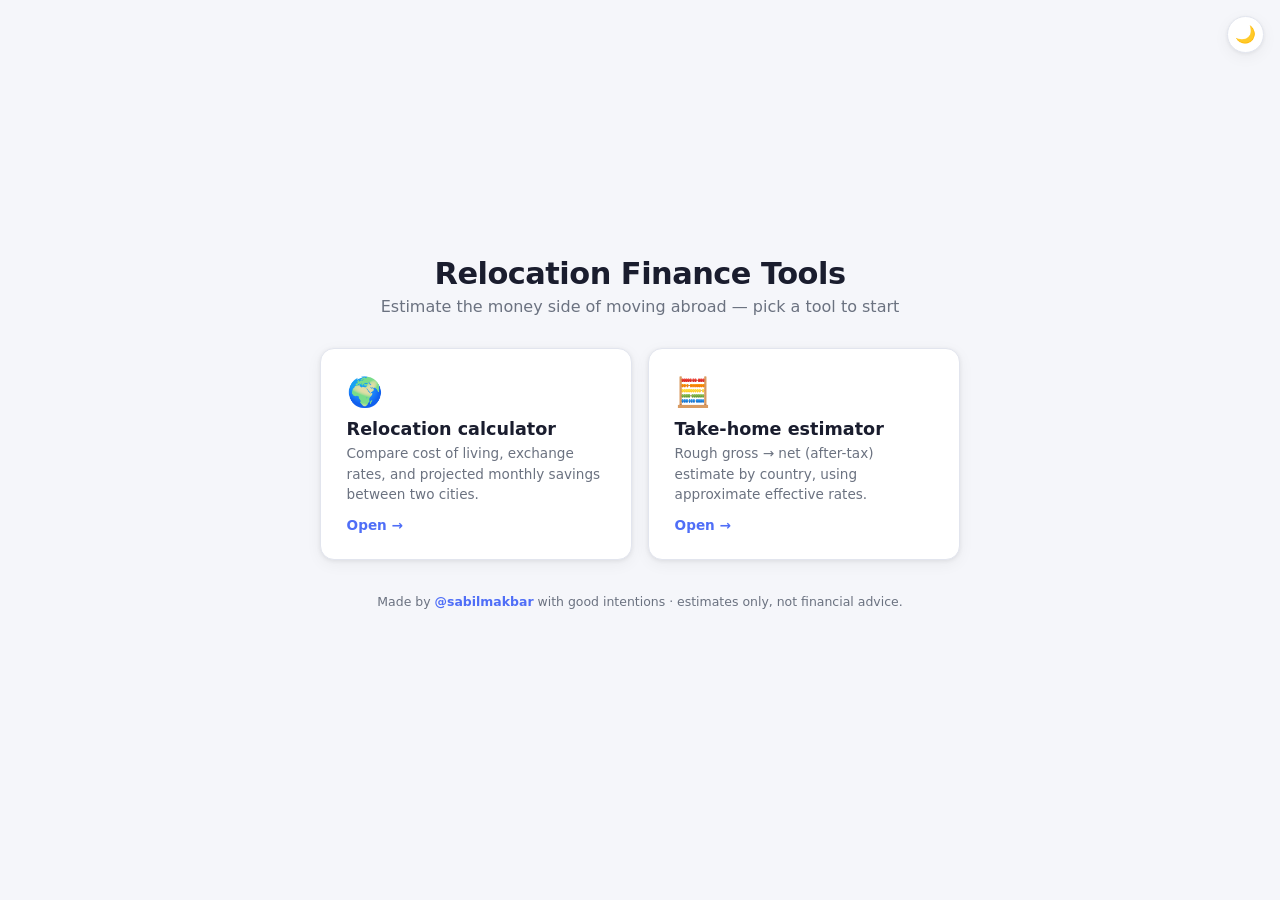
<file: app/templates/home.html>
<!doctype html>
<html lang="en">
  <head>
    <meta charset="utf-8" />
    <meta name="viewport" content="width=device-width, initial-scale=1" />
    <title>Relocation Finance Tools</title>
    <style>
      *, *::before, *::after { box-sizing: border-box; margin: 0; padding: 0; }
      :root {
        --bg: #f5f6fa; --surface: #fff; --border: #e2e5ee; --text: #1a1d2e;
        --muted: #6b7280; --accent: #4f6ef7; --accent-h: #3a56d4; --accent-bg: #f5f7ff;
        --shadow: 0 1px 4px rgba(0,0,0,.07), 0 4px 16px rgba(0,0,0,.05);
      }
      :root[data-theme="dark"] {
        --bg: #0f1117; --surface: #1a1d27; --border: #2b303d; --text: #e6e8ee;
        --muted: #9aa0ad; --accent: #7b96ff; --accent-h: #6b86ef; --accent-bg: #1b2236;
        --shadow: 0 1px 4px rgba(0,0,0,.4), 0 4px 16px rgba(0,0,0,.3);
      }
      @media (prefers-color-scheme: dark) {
        :root:not([data-theme="light"]) {
          --bg: #0f1117; --surface: #1a1d27; --border: #2b303d; --text: #e6e8ee;
          --muted: #9aa0ad; --accent: #7b96ff; --accent-h: #6b86ef; --accent-bg: #1b2236;
          --shadow: 0 1px 4px rgba(0,0,0,.4), 0 4px 16px rgba(0,0,0,.3);
        }
      }
      body {
        font-family: system-ui, -apple-system, sans-serif;
        background: var(--bg); color: var(--text); min-height: 100vh;
        padding: 2rem 1rem 4rem; display: flex; align-items: center;
      }
      .page { max-width: 640px; margin: 0 auto; width: 100%; }
      header { text-align: center; margin-bottom: 2rem; }
      header h1 { font-size: 1.9rem; font-weight: 700; letter-spacing: -.5px; }
      header p { color: var(--muted); margin-top: .4rem; font-size: 1rem; }
      .tools { display: grid; grid-template-columns: 1fr 1fr; gap: 1rem; }
      @media (max-width: 520px) { .tools { grid-template-columns: 1fr; } }
      .tool-card {
        display: block; text-decoration: none; color: inherit;
        background: var(--surface); border: 1px solid var(--border);
        border-radius: 14px; box-shadow: var(--shadow); padding: 1.6rem;
        transition: border-color .15s, transform .1s;
      }
      .tool-card:hover { border-color: var(--accent); transform: translateY(-2px); }
      .tool-card .emoji { font-size: 1.8rem; }
      .tool-card h2 { font-size: 1.1rem; font-weight: 700; margin: .6rem 0 .3rem; }
      .tool-card p { font-size: .85rem; color: var(--muted); line-height: 1.5; }
      .tool-card .go { margin-top: .8rem; font-size: .85rem; font-weight: 600; color: var(--accent); }
      .site-footer { text-align: center; margin-top: 2rem; font-size: .78rem; color: var(--muted); line-height: 1.6; }
      .site-footer a { color: var(--accent); text-decoration: none; font-weight: 600; }
      .site-footer a:hover { text-decoration: underline; }
      #theme-toggle {
        position: fixed; top: 1rem; right: 1rem; width: 2.3rem; height: 2.3rem;
        border-radius: 50%; border: 1px solid var(--border); background: var(--surface);
        font-size: 1.05rem; cursor: pointer; display: flex; align-items: center;
        justify-content: center; box-shadow: var(--shadow); z-index: 10;
      }
      #theme-toggle:hover { border-color: var(--accent); }
    </style>
  </head>
  <body>
    <script>
      (function () {
        var t = localStorage.getItem('theme');
        if (t) document.documentElement.setAttribute('data-theme', t);
      })();
    </script>

    <button id="theme-toggle" type="button" aria-label="Toggle dark mode">🌙</button>

    <div class="page">
      <header>
        <h1>Relocation Finance Tools</h1>
        <p>Estimate the money side of moving abroad — pick a tool to start</p>
      </header>

      <div class="tools">
        <a class="tool-card" href="/relo">
          <div class="emoji">🌍</div>
          <h2>Relocation calculator</h2>
          <p>Compare cost of living, exchange rates, and projected monthly savings between two cities.</p>
          <div class="go">Open →</div>
        </a>
        <a class="tool-card" href="/tax">
          <div class="emoji">🧮</div>
          <h2>Take-home estimator</h2>
          <p>Rough gross → net (after-tax) estimate by country, using approximate effective rates.</p>
          <div class="go">Open →</div>
        </a>
      </div>

      <footer class="site-footer">
        Made by
        <a href="https://github.com/sabilmakbar" target="_blank" rel="noopener noreferrer">@sabilmakbar</a>
        with good intentions · estimates only, not financial advice.
      </footer>
    </div>

    <script>
      const tt = document.getElementById('theme-toggle');
      const pd = window.matchMedia('(prefers-color-scheme: dark)');
      const active = () => document.documentElement.getAttribute('data-theme') || (pd.matches ? 'dark' : 'light');
      const paint = () => { tt.textContent = active() === 'dark' ? '☀️' : '🌙'; };
      tt.addEventListener('click', () => {
        const next = active() === 'dark' ? 'light' : 'dark';
        document.documentElement.setAttribute('data-theme', next);
        localStorage.setItem('theme', next);
        paint();
      });
      paint();
    </script>
  </body>
</html>
</file>
